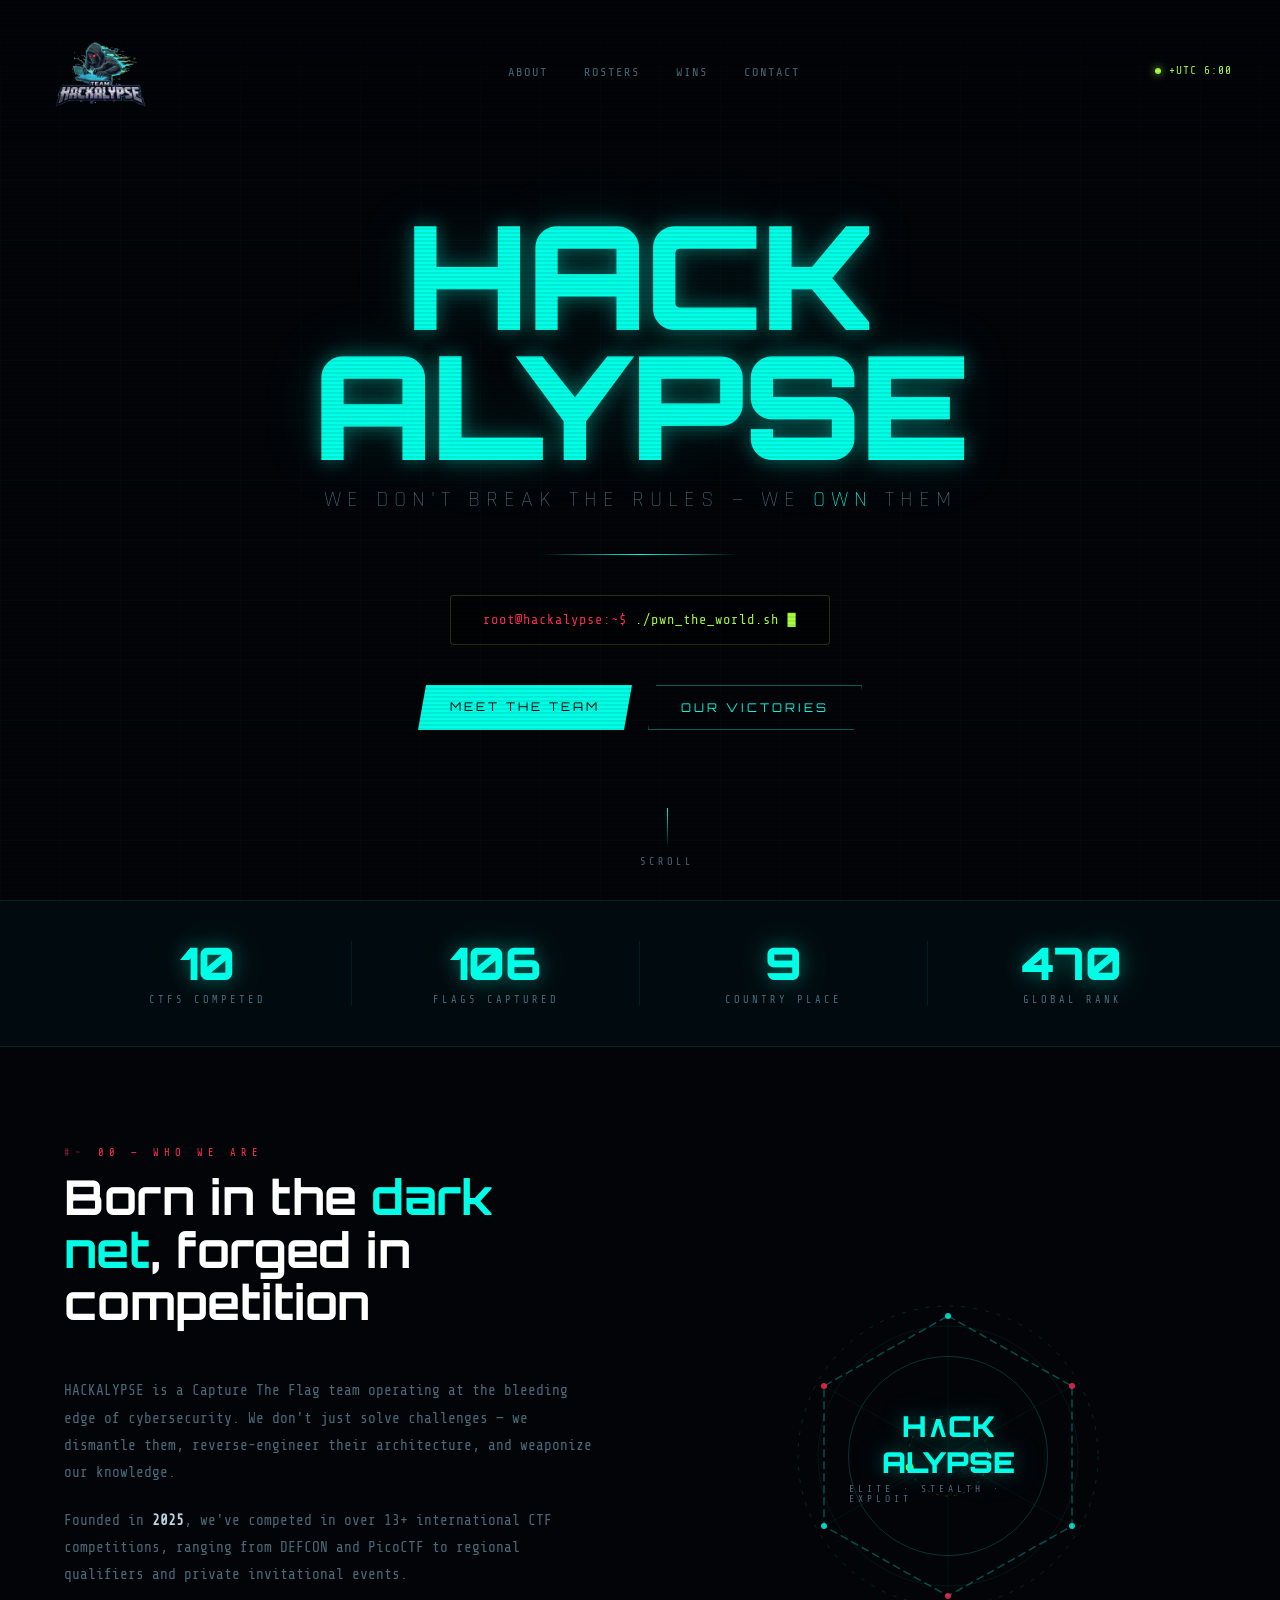
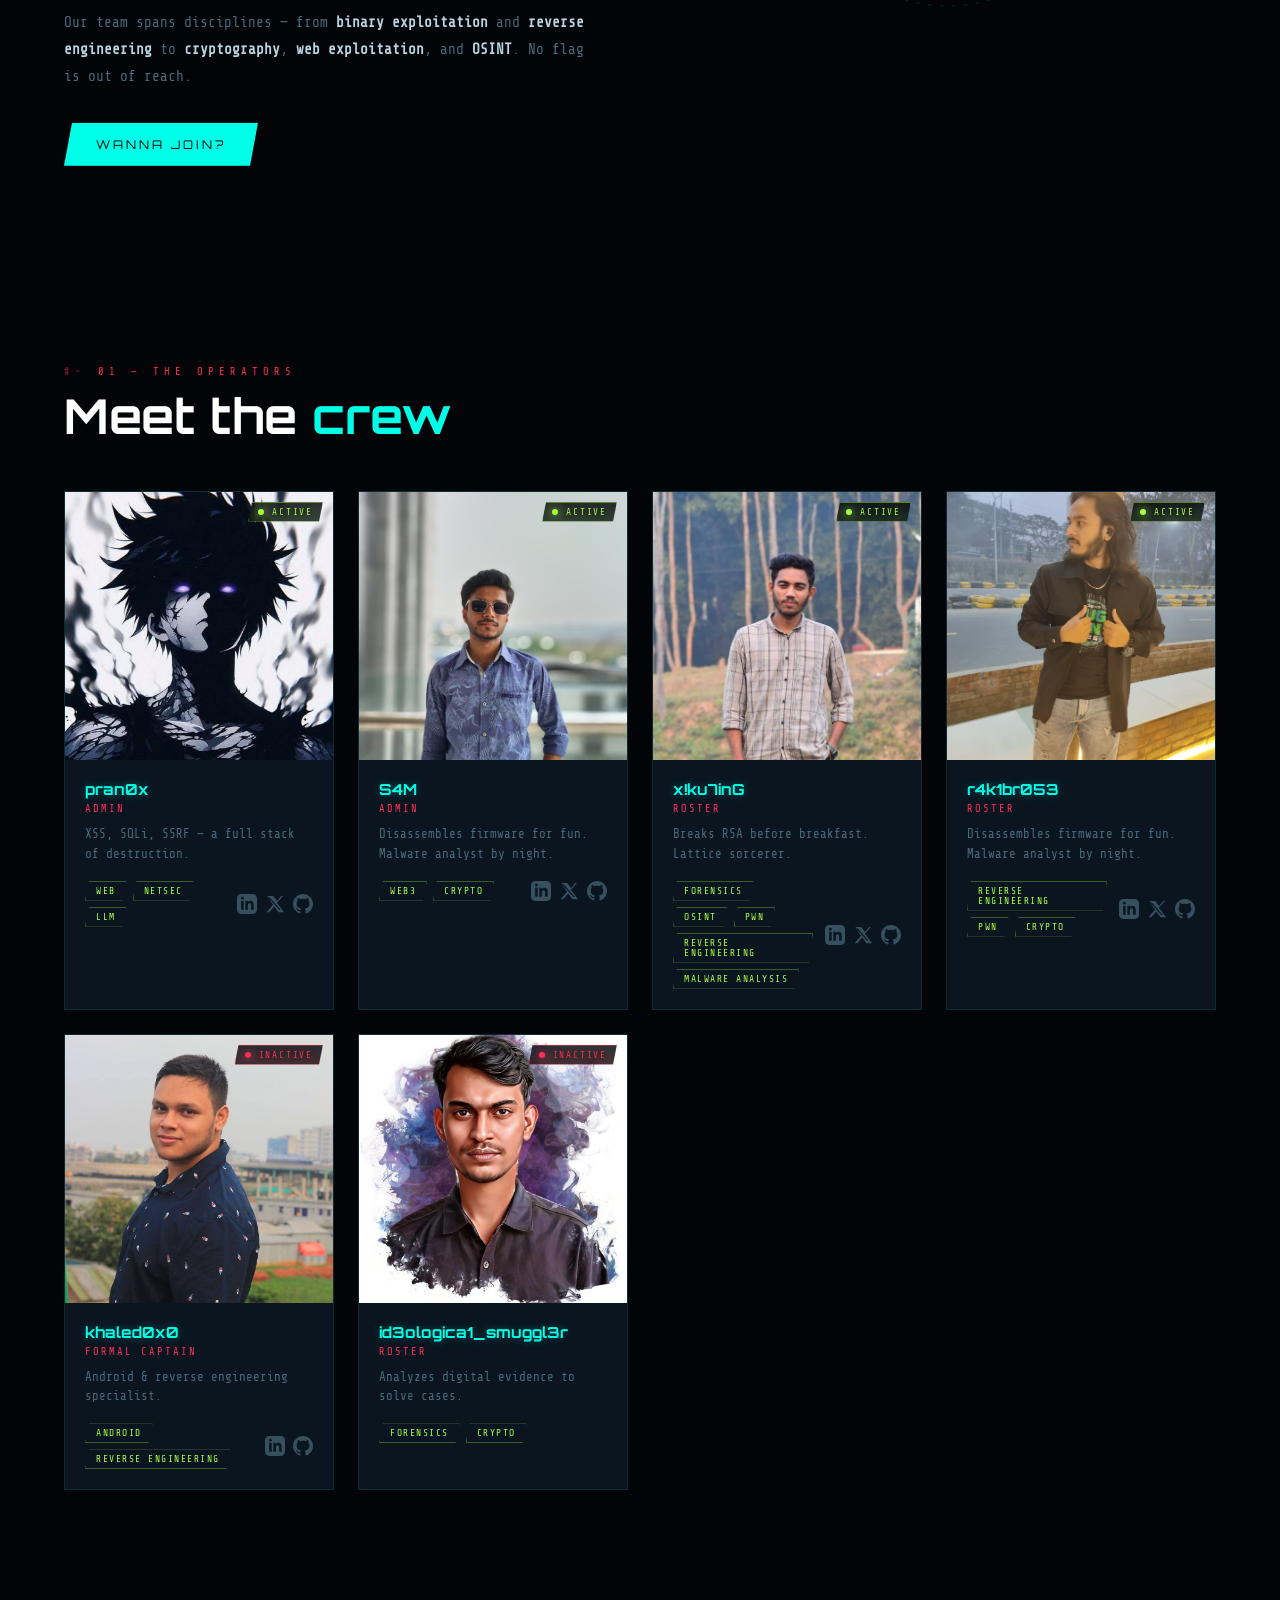
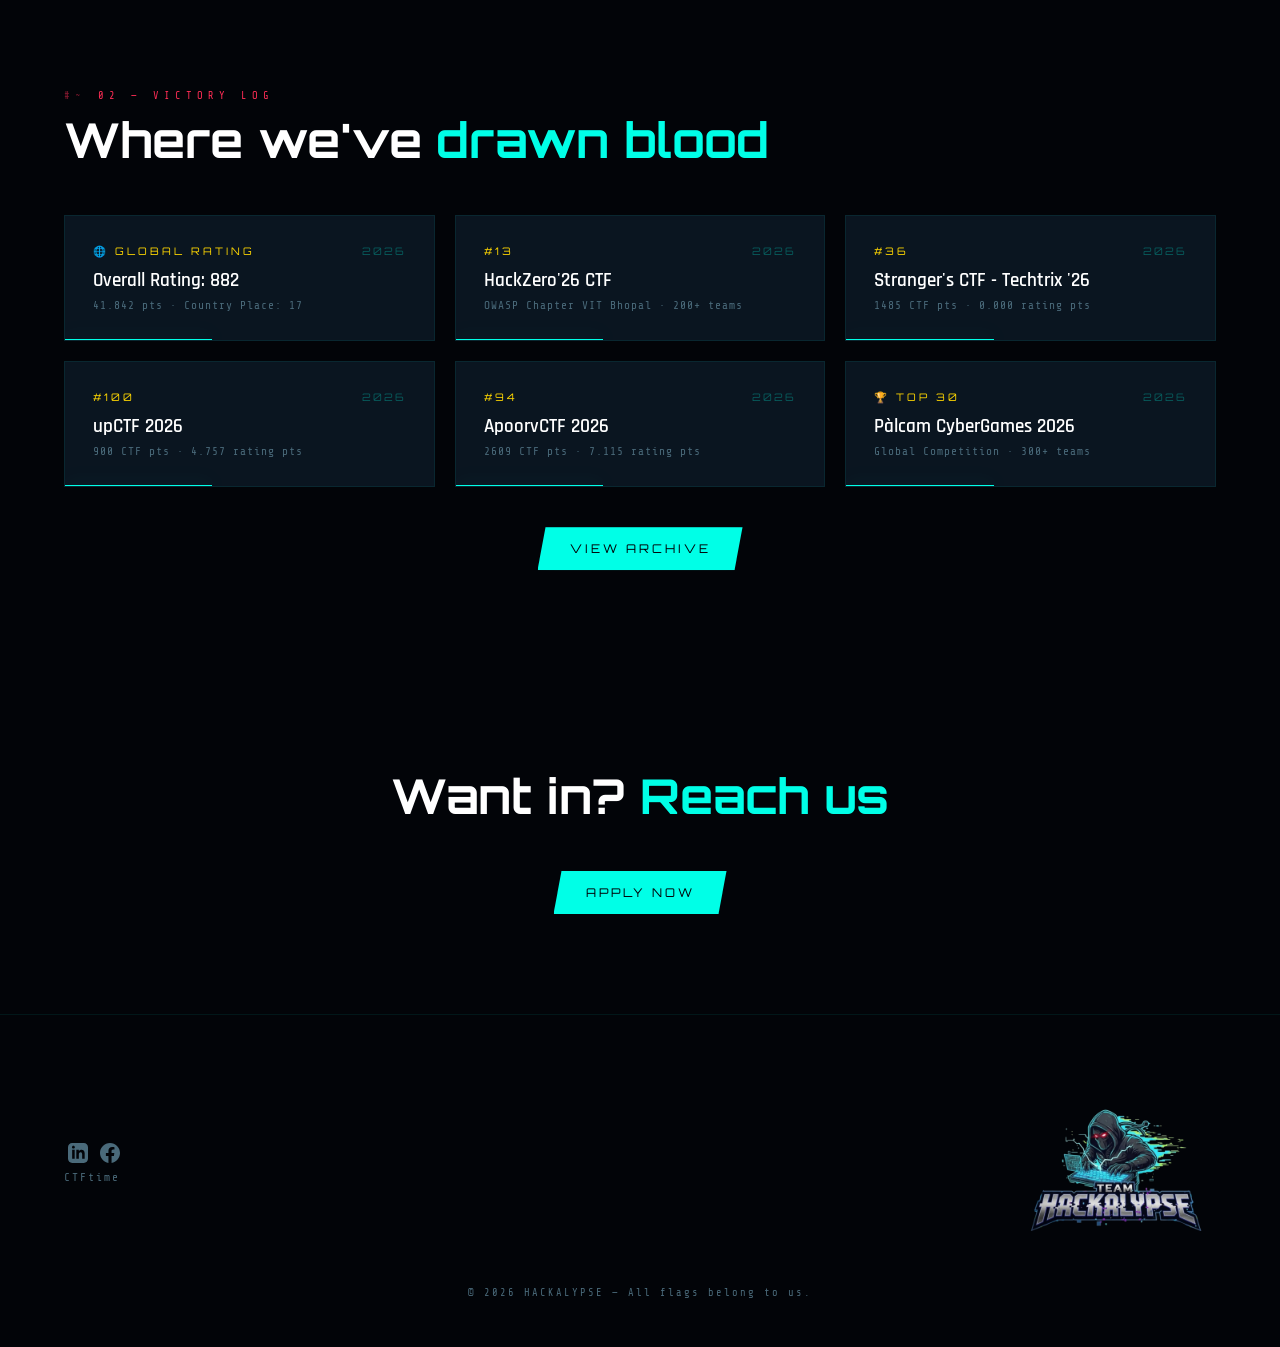
<file: index.html>
<!DOCTYPE html>
<html lang="en">
<head>
<meta charset="UTF-8">
<meta name="viewport" content="width=device-width, initial-scale=1.0">
<title>HACKALYPSE — CTF Team</title>
<link href="https://fonts.googleapis.com/css2?family=Orbitron:wght@400;700;900&family=Share+Tech+Mono&family=Rajdhani:wght@300;400;600&display=swap" rel="stylesheet">
<link rel="stylesheet" href="./assets/style.css">
<!-- Favicon -->
<link rel="icon" type="image/x-icon" href="./assets/favicon/favicon.ico">
<link rel="icon" type="image/svg+xml" href="./assets/favicon/favicon.svg">
<link rel="apple-touch-icon" href="./assets/favicon/apple-touch-icon.png">
<link rel="icon" type="image/png" sizes="96x96" href="./assets/favicon/favicon-96x96.png">
<link rel="manifest" href="./assets/favicon/site.webmanifest">
<meta name="theme-color" content="#0a0e27">
</head>
<body>

<canvas id="rain-canvas"></canvas>
<div class="grid-bg"></div>

<!-- NAV -->
<nav>
  <a href="#" class="nav-logo"><img src="./assets/img/logo/logo.png" alt="HACKALYPSE logo" /></a>
  <ul class="nav-links">
    <li><a href="#about">About</a></li>
    <li><a href="#team">Rosters</a></li>
    <li><a href="#achievements">Wins</a></li>
    <li><a href="#contact">Contact</a></li>
  </ul>
  <div class="nav-status">
    <div class="status-dot"></div>
    +UTC 6:00
  </div>
</nav>

<!-- HERO -->
<div id="hero">
  <!-- <div class="hero-badge">↯ Elite Capture The Flag Squad</div> -->
  <h1 class="hero-title">HACK<br>ALYPSE</h1>
  <p class="hero-subtitle">We don't break the rules — we <em>own</em> them</p>
  <div class="hero-divider"></div>
  <div class="hero-terminal">
    <span class="prompt">root@hackalypse:~$</span> ./pwn_the_world.sh <span class="cursor">█</span>
  </div>
  <div class="hero-cta">
    <a href="#team" class="btn-primary">Meet the Team</a>
    <a href="#achievements" class="btn-ghost">Our Victories</a>
  </div>
  <div class="scroll-hint">
    <div class="scroll-line"></div>
    Scroll
  </div>
</div>

<!-- STATS -->
<div class="stats-strip">
  <div class="stat-item">
    <div class="stat-number" data-target="20">20</div>
    <div class="stat-label">CTFs Competed</div>
  </div>
  <div class="stat-item">
    <div class="stat-number" data-target="200">200+</div>
    <div class="stat-label">Flags Captured</div>
  </div>
  <div class="stat-item">
    <div class="stat-number" data-target="17">17</div>
    <div class="stat-label">Country Place</div>
  </div>
  <div class="stat-item">
    <div class="stat-number" data-target="882">882</div>
    <div class="stat-label">Global Rank</div>
  </div>
</div>

<!-- ABOUT -->
<section id="about">
  <div class="about-grid">
    <div class="about-text">
      <div class="section-tag">00 — Who We Are</div>
      <h2 class="section-title">Born in the <span>dark net</span>, forged in competition</h2>
      <p>HACKALYPSE is a Capture The Flag team operating at the bleeding edge of cybersecurity. We don't just solve challenges — we dismantle them, reverse-engineer their architecture, and weaponize our knowledge.</p>
      <p>Founded in <strong>2025</strong>, we've competed in over 13+ international CTF competitions, ranging from DEFCON and PicoCTF to regional qualifiers and private invitational events.</p>
      <p>Our team spans disciplines — from <strong>binary exploitation</strong> and <strong>reverse engineering</strong> to <strong>cryptography</strong>, <strong>web exploitation</strong>, and <strong>OSINT</strong>. No flag is out of reach.</p>
      <div class="hero-cta" style="margin-top:32px;">
        <a href="#contact" class="btn-primary">Wanna Join?</a>
      </div>
    </div>
    <div class="about-visual">
      <div class="hex-ring">
        <svg viewBox="0 0 320 320" fill="none" xmlns="http://www.w3.org/2000/svg">
          <!-- Outer ring dashes -->
          <circle cx="160" cy="160" r="150" stroke="rgba(0,255,231,0.15)" stroke-width="1" stroke-dasharray="4 8"/>
          <circle cx="160" cy="160" r="130" stroke="rgba(0,255,231,0.08)" stroke-width="1"/>
          <!-- Hex shape -->
          <polygon points="160,20 284,90 284,230 160,300 36,230 36,90"
                   stroke="rgba(0,255,231,0.3)" stroke-width="1.5" fill="none" stroke-dasharray="8 4"/>
          <!-- Inner lines -->
          <line x1="160" y1="20" x2="160" y2="300" stroke="rgba(0,255,231,0.06)" stroke-width="1"/>
          <line x1="36" y1="90" x2="284" y2="230" stroke="rgba(0,255,231,0.06)" stroke-width="1"/>
          <line x1="284" y1="90" x2="36" y2="230" stroke="rgba(0,255,231,0.06)" stroke-width="1"/>
          <!-- Dots -->
          <circle cx="160" cy="20" r="3" fill="rgba(0,255,231,0.8)"/>
          <circle cx="284" cy="90" r="3" fill="rgba(255,45,85,0.8)"/>
          <circle cx="284" cy="230" r="3" fill="rgba(0,255,231,0.8)"/>
          <circle cx="160" cy="300" r="3" fill="rgba(255,45,85,0.8)"/>
          <circle cx="36" cy="230" r="3" fill="rgba(0,255,231,0.8)"/>
          <circle cx="36" cy="90" r="3" fill="rgba(255,45,85,0.8)"/>
          <!-- Small orbit -->
          <circle cx="160" cy="160" r="40" stroke="rgba(168,255,62,0.2)" stroke-width="1" stroke-dasharray="3 6"/>
          <circle cx="200" cy="160" r="4" fill="rgba(168,255,62,0.9)">
            <animateTransform attributeName="transform" type="rotate" from="0 160 160" to="360 160 160" dur="4s" repeatCount="indefinite"/>
          </circle>
        </svg>
        <div class="hex-inner">
          <div class="hex-inner-text">H∧CK</div>
          <div class="hex-inner-text">ALYPSE</div>
          <div class="hex-inner-sub">Elite · Stealth · Exploit</div>
        </div>
      </div>
    </div>
  </div>
</section>

<!-- TEAM -->
<section id="team">
  <div class="section-tag">01 — The Operators</div>
  <h2 class="section-title">Meet the <span>crew</span></h2>
  <div class="team-grid" id="team-grid"></div>
</section>

<!-- ACHIEVEMENTS -->
<section id="achievements">
  <div class="section-tag">02 — Victory Log</div>
  <h2 class="section-title">Where we've <span>drawn blood</span></h2>
  <div class="achieve-list">
    <div class="achieve-card">
      <div class="achieve-year">2026</div>
      <div class="achieve-rank">🌐 Global Rating</div>
      <div class="achieve-name">Overall Rating: 882</div>
      <div class="achieve-meta">41.842 pts · Country Place: 17</div>
    </div>
    <div class="achieve-card">
      <div class="achieve-year">2026</div>
      <div class="achieve-rank">#13</div>
      <div class="achieve-name">HackZero'26 CTF</div>
      <div class="achieve-meta">OWASP Chapter VIT Bhopal · 200+ teams</div>
    </div>
    <div class="achieve-card">
      <div class="achieve-year">2026</div>
      <div class="achieve-rank">#36</div>
      <div class="achieve-name">Stranger's CTF - Techtrix '26</div>
      <div class="achieve-meta">1485 CTF pts · 0.000 rating pts</div>
    </div>
    <div class="achieve-card">
      <div class="achieve-year">2026</div>
      <div class="achieve-rank">#100</div>
      <div class="achieve-name">upCTF 2026</div>
      <div class="achieve-meta">900 CTF pts · 4.757 rating pts</div>
    </div>
    <div class="achieve-card">
      <div class="achieve-year">2026</div>
      <div class="achieve-rank">#94</div>
      <div class="achieve-name">ApoorvCTF 2026</div>
      <div class="achieve-meta">2609 CTF pts · 7.115 rating pts</div>
    </div>
    <div class="achieve-card">
      <div class="achieve-year">2026</div>
      <div class="achieve-rank">🏆 Top 30</div>
      <div class="achieve-name">Pàlcam CyberGames 2026</div>
      <div class="achieve-meta">Global Competition · 300+ teams</div>
    </div>
  </div>
  <div style="display:flex;justify-content:center;margin-top:40px;">
    <a href="./archive.html" class="btn-primary">View Archive</a>
  </div>
</section>

<!-- CONTACT -->
<section id="contact">
  <!-- <div class="section-tag">03 — Comms</div> -->
  <h2 class="section-title" style="text-align: center;">Want in? <span>Reach us</span></h2>
  <!-- <div style="display:grid;grid-template-columns:repeat(auto-fit,minmax(260px,1fr));gap:20px;max-width:800px;">
    <div class="achieve-card" style="display:flex;align-items:center;gap:20px;padding:24px;">
      <div style="font-size:1.8rem;">💬</div>
      <div>
        <div class="achieve-rank">Facebook</div>
        <div class="achieve-name" style="font-size:0.95rem;">@hackalypse</div>
      </div>
    </div> -->
    <!-- <div class="achieve-card" style="display:flex;align-items:center;gap:20px;padding:24px;">
      <div style="font-size:1.8rem;">🐙</div>
      <div>
        <div class="achieve-rank">GitHub</div>
        <div class="achieve-name" style="font-size:0.95rem;">@hackalypse</div>
      </div>
    </div> -->
    <!-- <div class="achieve-card" style="display:flex;align-items:center;gap:20px;padding:24px;">
      <div style="font-size:1.8rem;">👤</div>
      <div>
        <div class="achieve-rank">LinkedIn</div>
        <div class="achieve-name" style="font-size:0.95rem;">@hackalypse</div>
      </div>
    </div> -->
    <!-- <div class="achieve-card" style="display:flex;align-items:center;gap:20px;padding:24px;">
      <div style="font-size:1.8rem;">📧</div>
      <div>
        <div class="achieve-rank">Email</div>
        <div class="achieve-name" style="font-size:0.95rem;">team@hackalypse.live</div>
      </div>
    </div> -->
  <!-- </div> -->
  <div style="display:flex;justify-content:center;margin-top:40px;">
    <a href="https://forms.gle/S2zXfdy1dAxCfTTp6" target="_blank" class="btn-primary">Apply NOW</a>
  </div>
</section>

<!-- FOOTER -->
<footer>
    <div class="footer-links-container">
        <div class="footer-social">
            <a href="https://www.linkedin.com/company/hackalypse/" target="_blank" class="social-link linkedin" title="LinkedIn">
                <svg viewBox="0 0 24 24" fill="currentColor"><path d="M19 0h-14c-2.761 0-5 2.239-5 5v14c0 2.761 2.239 5 5 5h14c2.762 0 5-2.239 5-5v-14c0-2.761-2.238-5-5-5zm-11 19h-3v-11h3v11zm-1.5-12.268c-.966 0-1.75-.79-1.75-1.764s.784-1.764 1.75-1.764 1.75.79 1.75 1.764-.783 1.764-1.75 1.764zm13.5 12.268h-3v-5.604c0-3.368-4-3.113-4 0v5.604h-3v-11h3v1.765c1.396-2.586 7-2.777 7 2.476v6.759z"/></svg>
            </a>
            <a href="https://www.facebook.com/hackalypse/" target="_blank" class="social-link facebook" title="Facebook">
                <svg viewBox="0 0 24 24" fill="currentColor"><path d="M24 12.073c0-6.627-5.373-12-12-12s-12 5.373-12 12c0 5.99 4.388 10.954 10.125 11.854v-8.385H7.078v-3.47h3.047V9.43c0-3.007 1.792-4.669 4.533-4.669 1.312 0 2.686.235 2.686.235v2.953H15.83c-1.491 0-1.956.925-1.956 1.874v2.25h3.328l-.532 3.47h-2.796v8.385C19.612 23.027 24 18.062 24 12.073z"/></svg>
            </a>
        </div>
    <ul class="footer-links">
      <li><a href="https://ctftime.org/team/407712" target="_blank">CTFtime</a></li>
    </ul>
    </div>
    <div class="footer-logo"><img src="./assets/img/logo/logo.png" alt="HACKALYPSE logo" /></div>
    <div class="footer-copy">© 2026 HACKALYPSE — All flags belong to us.</div>
  </footer>
<script src="./assets/script.js"></script>
</body>
</html>
</file>
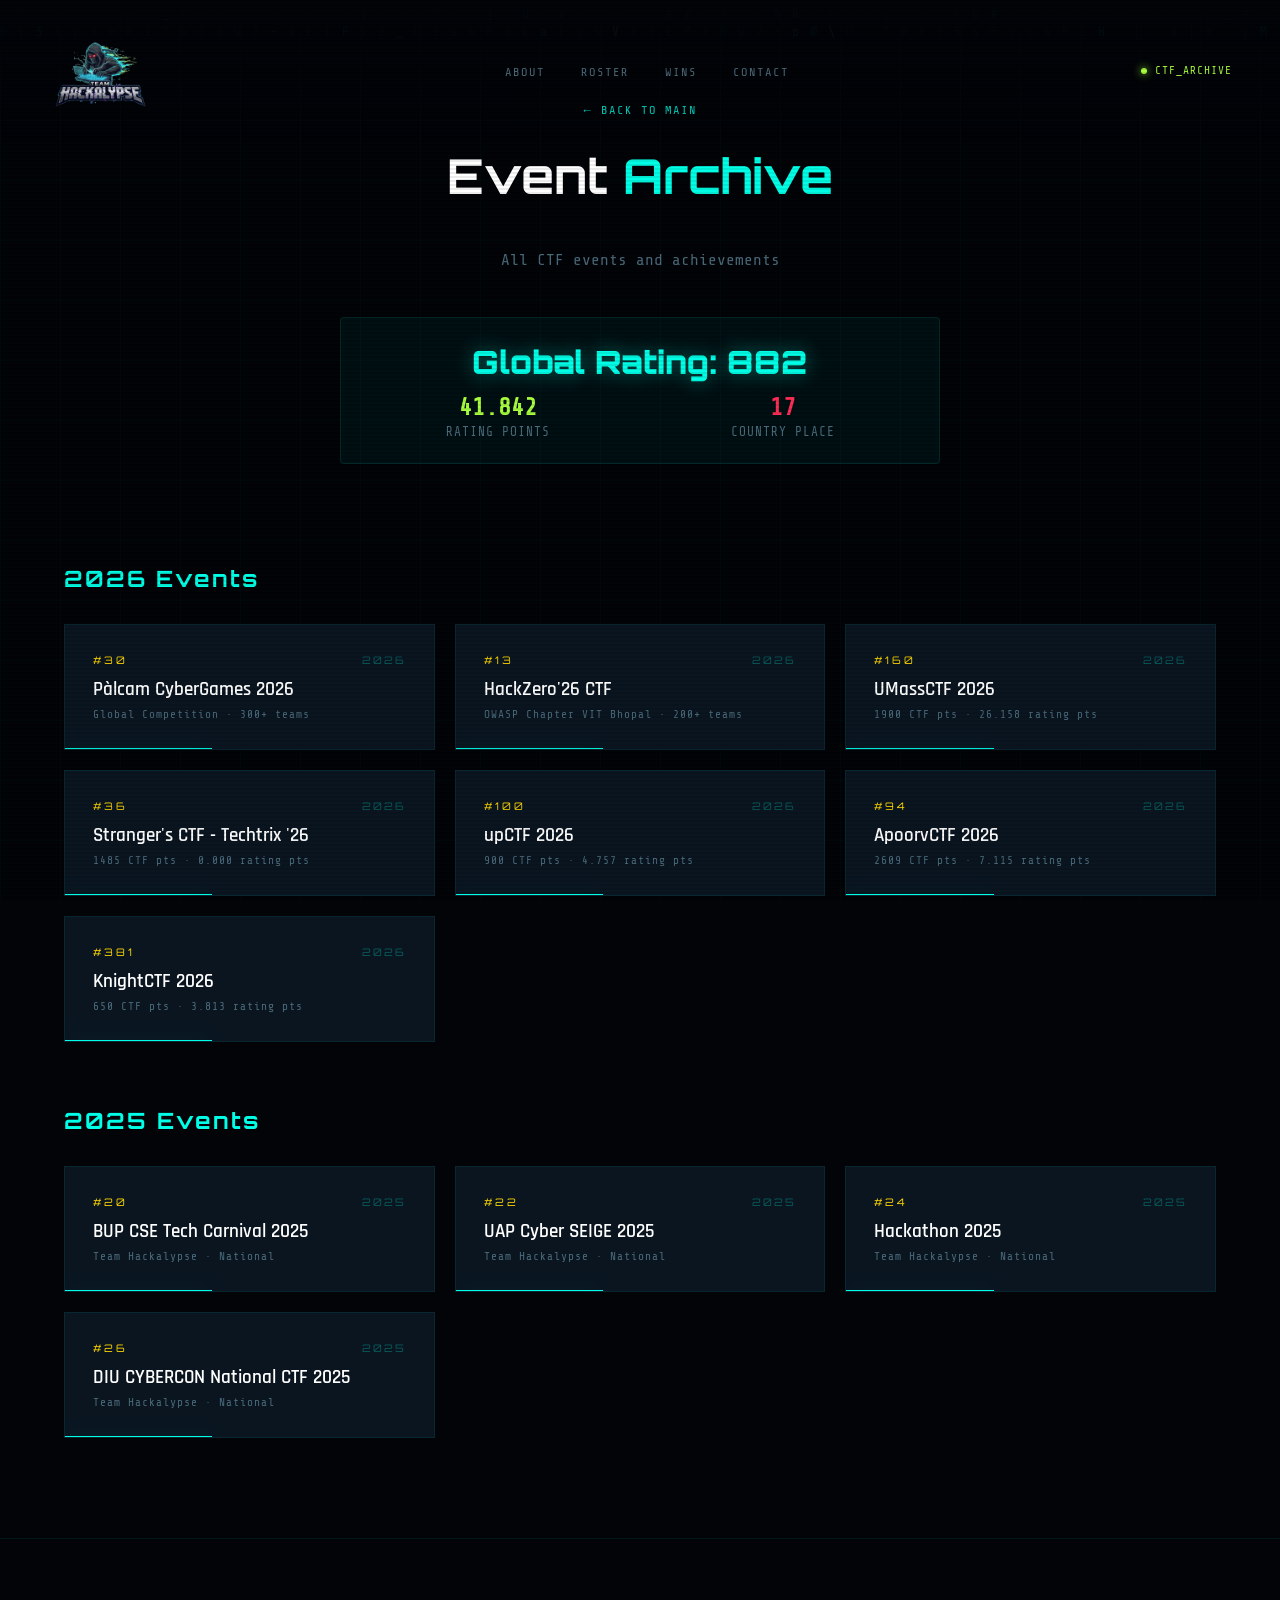
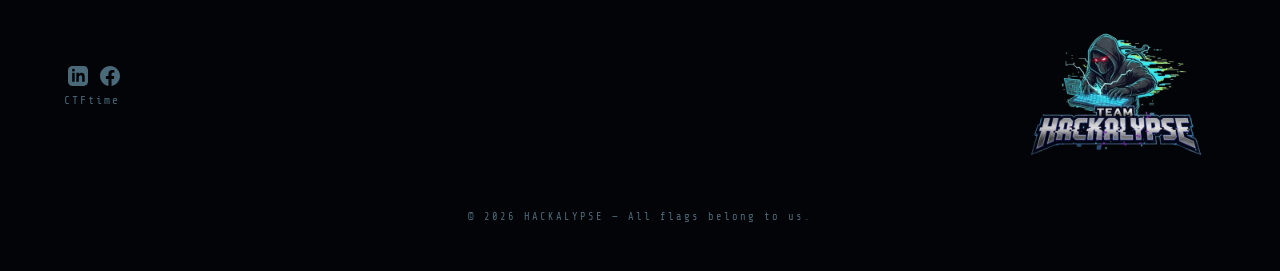
<file: archive.html>
<!DOCTYPE html>
<html lang="en">
<head>
<meta charset="UTF-8">
<meta name="viewport" content="width=device-width, initial-scale=1.0">
<title>HACKALYPSE — CTF Archive</title>
<link href="https://fonts.googleapis.com/css2?family=Orbitron:wght@400;700;900&family=Share+Tech+Mono&family=Rajdhani:wght@300;400;600&display=swap" rel="stylesheet">
<link rel="stylesheet" href="./assets/style.css">
<style>
  .archive-container {
    max-width: 1200px;
    margin: 0 auto;
  }
  
  .archive-back {
    display: inline-block;
    margin-bottom: 32px;
  }
  
  .archive-back a {
    color: var(--neon);
    text-decoration: none;
    font-size: 0.75rem;
    letter-spacing: 2px;
    text-transform: uppercase;
    transition: color 0.3s;
  }
  
  .archive-back a:hover {
    color: var(--acid);
  }
  
  .archive-back a::before {
    content: '← ';
  }
</style>
</head>
<body>

<canvas id="rain-canvas"></canvas>
<div class="grid-bg"></div>

<!-- NAV -->
<nav>
  <a href="./index.html" class="nav-logo"><img src="./assets/img/logo/logo.png" alt="HACKALYPSE logo" /></a>
  <ul class="nav-links">
    <li><a href="./index.html#about">About</a></li>
    <li><a href="./index.html#team">Roster</a></li>
    <li><a href="./index.html#achievements">Wins</a></li>
    <li><a href="./index.html#contact">Contact</a></li>
  </ul>
  <div class="nav-status">
    <div class="status-dot"></div>
    CTF_ARCHIVE
  </div>
</nav>

<!-- ARCHIVE HERO -->
<section style="padding:100px 64px;text-align:center;position:relative;z-index:1;">
  <div class="archive-back">
    <a href="./index.html">Back to Main</a>
  </div>
  <h1 class="section-title">Event <span>Archive</span></h1>
  <p style="color:var(--muted);font-size:1rem;margin-top:16px;">All CTF events and achievements</p>
  <!-- global ranking  -->
  <div style="margin-top:48px;padding:24px;background:rgba(0,255,231,0.05);border:1px solid rgba(0,255,231,0.1);border-radius:4px;max-width:600px;margin-left:auto;margin-right:auto;">
    <div style="text-align:center;color:var(--neon);font-family:'Orbitron',monospace;font-size:2rem;font-weight:900;text-shadow:0 0 20px rgba(0,255,231,0.4);margin-bottom:12px;">Global Rating: 882</div>
    <div style="display:grid;grid-template-columns:1fr 1fr;gap:20px;text-align:center;">
      <div>
        <div style="color:var(--acid);font-size:1.5rem;font-weight:700;">41.842</div>
        <div style="color:var(--muted);font-size:0.8rem;letter-spacing:1px;text-transform:uppercase;margin-top:4px;">Rating Points</div>
      </div>
      <div>
        <div style="color:var(--blood);font-size:1.5rem;font-weight:700;">17</div>
        <div style="color:var(--muted);font-size:0.8rem;letter-spacing:1px;text-transform:uppercase;margin-top:4px;">Country Place</div>
      </div>
    </div>
  </div>
</section>

<!-- ARCHIVE ACHIEVEMENTS -->
<section style="padding:0 64px 100px;position:relative;z-index:1;">
  <div class="archive-container">
    <h2 style="color:var(--neon);font-family:'Orbitron',monospace;font-size:1.4rem;margin-bottom:32px;letter-spacing:2px;">2026 Events</h2>
    <div class="achieve-list">
    <div class="achieve-card">
        <div class="achieve-year">2026</div>
        <div class="achieve-rank">#30</div>
        <div class="achieve-name">Pàlcam CyberGames 2026</div>
        <div class="achieve-meta">Global Competition · 300+ teams</div>
      </div>
    <div class="achieve-card">
        <div class="achieve-year">2026</div>
        <div class="achieve-rank">#13</div>
        <div class="achieve-name">HackZero'26 CTF</div>
        <div class="achieve-meta">OWASP Chapter VIT Bhopal · 200+ teams</div>
      </div>
    <div class="achieve-card">
        <div class="achieve-year">2026</div>
        <div class="achieve-rank">#160</div>
        <div class="achieve-name">UMassCTF 2026</div>
        <div class="achieve-meta">1900 CTF pts · 26.158 rating pts</div>
      </div>
    <div class="achieve-card">
        <div class="achieve-year">2026</div>
        <div class="achieve-rank">#36</div>
        <div class="achieve-name">Stranger's CTF - Techtrix '26</div>
        <div class="achieve-meta">1485 CTF pts · 0.000 rating pts</div>
      </div>
    <div class="achieve-card">
        <div class="achieve-year">2026</div>
        <div class="achieve-rank">#100</div>
        <div class="achieve-name">upCTF 2026</div>
        <div class="achieve-meta">900 CTF pts · 4.757 rating pts</div>
      </div>
    <div class="achieve-card">
        <div class="achieve-year">2026</div>
        <div class="achieve-rank">#94</div>
        <div class="achieve-name">ApoorvCTF 2026</div>
        <div class="achieve-meta">2609 CTF pts · 7.115 rating pts</div>
      </div>
    <div class="achieve-card">
        <div class="achieve-year">2026</div>
        <div class="achieve-rank">#381</div>
        <div class="achieve-name">KnightCTF 2026</div>
        <div class="achieve-meta">650 CTF pts · 3.813 rating pts</div>
      </div>
    </div>

    <h2 style="color:var(--neon);font-family:'Orbitron',monospace;font-size:1.4rem;margin:64px 0 32px;letter-spacing:2px;">2025 Events</h2>
    <div class="achieve-list">
      <div class="achieve-card">
        <div class="achieve-year">2025</div>
        <div class="achieve-rank">#20</div>
        <div class="achieve-name">BUP CSE Tech Carnival 2025</div>
        <div class="achieve-meta">Team Hackalypse · National</div>
      </div>
      <div class="achieve-card">
        <div class="achieve-year">2025</div>
        <div class="achieve-rank">#22</div>
        <div class="achieve-name">UAP Cyber SEIGE 2025</div>
        <div class="achieve-meta">Team Hackalypse · National</div>
      </div>
      <div class="achieve-card">
        <div class="achieve-year">2025</div>
        <div class="achieve-rank">#24</div>
        <div class="achieve-name">Hackathon 2025</div>
        <div class="achieve-meta">Team Hackalypse · National</div>
      </div>
      <div class="achieve-card">
        <div class="achieve-year">2025</div>
        <div class="achieve-rank">#26</div>
        <div class="achieve-name">DIU CYBERCON National CTF 2025</div>
        <div class="achieve-meta">Team Hackalypse · National</div>
      </div>
    </div>
  </div>
</section>

<!-- FOOTER -->
<footer>
    <div class="footer-links-container">
        <div class="footer-social">
            <a href="https://www.linkedin.com/company/hackalypse/" target="_blank" class="social-link linkedin" title="LinkedIn">
                <svg viewBox="0 0 24 24" fill="currentColor"><path d="M19 0h-14c-2.761 0-5 2.239-5 5v14c0 2.761 2.239 5 5 5h14c2.762 0 5-2.239 5-5v-14c0-2.761-2.238-5-5-5zm-11 19h-3v-11h3v11zm-1.5-12.268c-.966 0-1.75-.79-1.75-1.764s.784-1.764 1.75-1.764 1.75.79 1.75 1.764-.783 1.764-1.75 1.764zm13.5 12.268h-3v-5.604c0-3.368-4-3.113-4 0v5.604h-3v-11h3v1.765c1.396-2.586 7-2.777 7 2.476v6.759z"/></svg>
            </a>
            <a href="https://www.facebook.com/hackalypse/" target="_blank" class="social-link facebook" title="Facebook">
                <svg viewBox="0 0 24 24" fill="currentColor"><path d="M24 12.073c0-6.627-5.373-12-12-12s-12 5.373-12 12c0 5.99 4.388 10.954 10.125 11.854v-8.385H7.078v-3.47h3.047V9.43c0-3.007 1.792-4.669 4.533-4.669 1.312 0 2.686.235 2.686.235v2.953H15.83c-1.491 0-1.956.925-1.956 1.874v2.25h3.328l-.532 3.47h-2.796v8.385C19.612 23.027 24 18.062 24 12.073z"/></svg>
            </a>
        </div>
    <ul class="footer-links">
      <li><a href="https://ctftime.org/team/407712" target="_blank">CTFtime</a></li>
    </ul>
    </div>
    <div class="footer-logo"><img src="./assets/img/logo/logo.png" alt="HACKALYPSE logo" /></div>
    <div class="footer-copy">© 2026 HACKALYPSE — All flags belong to us.</div>
</footer>
<script src="./assets/script.js"></script>
</body>
</html>
</file>
<file: assets/style.css>
:root {
    --black: #020408;
    --deep: #060d14;
    --panel: #0a1520;
    --neon: #00ffe7;
    --acid: #a8ff3e;
    --blood: #ff2d55;
    --gold: #ffd700;
    --dim: #1a2a3a;
    --muted: #4a6a7a;
    --text: #b8d4e0;
    --glow: 0 0 20px rgba(0,255,231,0.4), 0 0 60px rgba(0,255,231,0.15);
    --glow-acid: 0 0 20px rgba(168,255,62,0.4), 0 0 60px rgba(168,255,62,0.1);
  }

  *, *::before, *::after { box-sizing: border-box; margin: 0; padding: 0; }

  html { scroll-behavior: smooth; }

  body {
    background: var(--black);
    color: var(--text);
    font-family: 'Share Tech Mono', monospace;
    overflow-x: hidden;
    cursor: crosshair;
  }

  /* ─── CANVAS RAIN ─── */
  #rain-canvas {
    position: fixed;
    top: 0; left: 0;
    width: 100%; height: 100%;
    z-index: 0;
    opacity: 0.12;
    pointer-events: none;
  }

  /* ─── SCANLINES OVERLAY ─── */
  body::after {
    content: '';
    position: fixed;
    inset: 0;
    background: repeating-linear-gradient(
      0deg,
      transparent,
      transparent 2px,
      rgba(0,0,0,0.08) 2px,
      rgba(0,0,0,0.08) 4px
    );
    pointer-events: none;
    z-index: 9999;
  }

  /* ─── NAV ─── */
  nav {
    position: fixed;
    top: 0; left: 0; right: 0;
    z-index: 1000;
    display: flex;
    align-items: center;
    justify-content: space-between;
    padding: 18px 48px;
    background: linear-gradient(180deg, rgba(2,4,8,0.96) 0%, transparent 100%);
    border-bottom: 0px solid rgba(0,255,231,0.08);
  }

  .nav-logo {
    font-family: 'Orbitron', monospace;
    font-weight: 900;
    font-size: 1.2rem;
    color: var(--neon);
    letter-spacing: 4px;
    text-shadow: var(--glow);
    text-decoration: none;
    display: flex;
    align-items: center;
    line-height: 0;
  }

  .nav-logo span { color: var(--blood); }

  .nav-logo img {
    width: auto;
    height: 105px;
    display: block;
    object-fit: contain;
  }

  .nav-links {
    display: flex;
    gap: 36px;
    list-style: none;
  }

  .nav-links a {
    color: var(--muted);
    text-decoration: none;
    font-size: 0.75rem;
    letter-spacing: 2px;
    text-transform: uppercase;
    transition: color 0.3s;
    position: relative;
  }

  .nav-links a::after {
    content: '';
    position: absolute;
    bottom: -4px; left: 0;
    width: 0; height: 1px;
    background: var(--neon);
    transition: width 0.3s;
    box-shadow: var(--glow);
  }

  .nav-links a:hover { color: var(--neon); }
  .nav-links a:hover::after { width: 100%; }

  .nav-status {
    display: flex;
    align-items: center;
    gap: 8px;
    font-size: 0.7rem;
    color: var(--acid);
    letter-spacing: 1px;
  }

  .status-dot {
    width: 6px; height: 6px;
    border-radius: 50%;
    background: var(--acid);
    box-shadow: 0 0 8px var(--acid);
    animation: pulse 1.5s infinite;
  }

  @keyframes pulse { 0%,100%{opacity:1;} 50%{opacity:0.3;} }

  /* ─── HERO ─── */
  #hero {
    position: relative;
    min-height: 100vh;
    display: flex;
    flex-direction: column;
    align-items: center;
    justify-content: center;
    text-align: center;
    z-index: 1;
    padding: 100px 24px 60px;
    overflow: hidden;
  }

  .hero-badge {
    font-size: 0.7rem;
    letter-spacing: 4px;
    color: var(--acid);
    text-transform: uppercase;
    margin-bottom: 24px;
    opacity: 0;
    animation: fadeUp 0.8s 0.3s forwards;
  }

  .hero-title {
    font-family: 'Orbitron', monospace;
    font-weight: 900;
    font-size: clamp(4rem, 12vw, 9rem);
    line-height: 0.9;
    color: var(--neon);
    text-shadow: var(--glow);
    position: relative;
    opacity: 0;
    animation: fadeUp 0.8s 0.5s forwards, glitch 8s 2s infinite;
    letter-spacing: -2px;
  }

  @keyframes glitch {
    0%,90%,100% { text-shadow: var(--glow); transform: none; }
    92% { text-shadow: -3px 0 var(--blood), 3px 0 var(--acid); transform: skewX(-1deg); }
    94% { text-shadow: 3px 0 var(--blood), -3px 0 var(--acid); transform: skewX(1deg); }
    96% { text-shadow: var(--glow); transform: none; }
    98% { text-shadow: -2px 0 var(--blood); transform: translateX(2px); }
  }

  .hero-subtitle {
    font-family: 'Rajdhani', sans-serif;
    font-size: clamp(1rem, 2.5vw, 1.4rem);
    font-weight: 300;
    color: var(--muted);
    letter-spacing: 6px;
    margin-top: 16px;
    text-transform: uppercase;
    opacity: 0;
    animation: fadeUp 0.8s 0.7s forwards;
  }

  .hero-subtitle em { color: var(--neon); font-style: normal; }

  .hero-divider {
    width: 200px; height: 1px;
    background: linear-gradient(90deg, transparent, var(--neon), transparent);
    margin: 40px auto;
    opacity: 0;
    animation: fadeUp 0.8s 0.9s forwards;
  }

  .hero-terminal {
    font-size: 0.85rem;
    color: var(--acid);
    background: rgba(0,0,0,0.4);
    border: 1px solid rgba(168,255,62,0.2);
    padding: 16px 32px;
    border-radius: 4px;
    letter-spacing: 1px;
    opacity: 0;
    animation: fadeUp 0.8s 1.1s forwards;
  }

  .hero-terminal .prompt { color: var(--blood); }
  .cursor { animation: blink 1s step-end infinite; }
  @keyframes blink { 50%{opacity:0;} }

  .hero-cta {
    display: flex;
    gap: 16px;
    margin-top: 40px;
    opacity: 0;
    animation: fadeUp 0.8s 1.3s forwards;
  }

  .btn-primary {
    font-family: 'Orbitron', monospace;
    font-size: 0.75rem;
    letter-spacing: 3px;
    text-transform: uppercase;
    color: var(--black);
    background: var(--neon);
    border: none;
    padding: 14px 32px;
    cursor: pointer;
    clip-path: polygon(8px 0%, 100% 0%, calc(100% - 8px) 100%, 0% 100%);
    transition: all 0.2s;
    text-decoration: none;
    box-shadow: var(--glow);
  }

  .btn-primary:hover {
    background: var(--acid);
    transform: translateY(-2px);
  }

  .btn-ghost {
    font-family: 'Orbitron', monospace;
    font-size: 0.75rem;
    letter-spacing: 3px;
    text-transform: uppercase;
    color: var(--neon);
    background: transparent;
    border: 1px solid rgba(0,255,231,0.4);
    padding: 14px 32px;
    cursor: pointer;
    clip-path: polygon(8px 0%, 100% 0%, calc(100% - 8px) 100%, 0% 100%);
    transition: all 0.2s;
    text-decoration: none;
  }

  .btn-ghost:hover {
    border-color: var(--neon);
    background: rgba(0,255,231,0.07);
    transform: translateY(-2px);
  }

  .scroll-hint {
    position: absolute;
    bottom: 32px;
    left: 50%;
    transform: translateX(-50%);
    display: flex;
    flex-direction: column;
    align-items: center;
    gap: 8px;
    font-size: 0.65rem;
    color: var(--muted);
    letter-spacing: 3px;
    text-transform: uppercase;
    animation: fadeUp 1s 2s forwards;
    opacity: 0;
  }

  .scroll-line {
    width: 1px; height: 40px;
    background: linear-gradient(180deg, var(--neon), transparent);
    animation: scrollDown 1.8s infinite;
  }

  @keyframes scrollDown {
    0%{transform:scaleY(0);transform-origin:top;}
    50%{transform:scaleY(1);transform-origin:top;}
    51%{transform:scaleY(1);transform-origin:bottom;}
    100%{transform:scaleY(0);transform-origin:bottom;}
  }

  @keyframes fadeUp {
    from { opacity:0; transform:translateY(30px); }
    to   { opacity:1; transform:translateY(0); }
  }

  /* ─── STATS STRIP ─── */
  .stats-strip {
    position: relative;
    z-index: 1;
    border-top: 1px solid rgba(0,255,231,0.1);
    border-bottom: 1px solid rgba(0,255,231,0.1);
    background: rgba(0,255,231,0.03);
    display: grid;
    grid-template-columns: repeat(4, 1fr);
    padding: 40px 64px;
  }

  .stat-item {
    text-align: center;
    border-right: 1px solid rgba(0,255,231,0.08);
    padding: 0 24px;
  }
  .stat-item:last-child { border-right: none; }

  .stat-number {
    font-family: 'Orbitron', monospace;
    font-size: 2.8rem;
    font-weight: 900;
    color: var(--neon);
    text-shadow: var(--glow);
    line-height: 1;
  }

  .stat-label {
    font-size: 0.65rem;
    letter-spacing: 3px;
    color: var(--muted);
    text-transform: uppercase;
    margin-top: 8px;
  }

  /* ─── SECTIONS ─── */
  section {
    position: relative;
    z-index: 1;
    padding: 100px 64px;
    max-width: 1400px;
    margin: 0 auto;
  }

  .section-tag {
    font-size: 0.65rem;
    letter-spacing: 5px;
    color: var(--blood);
    text-transform: uppercase;
    margin-bottom: 12px;
    display: flex;
    align-items: center;
    gap: 12px;
  }

  .section-tag::before {
    content: '#~';
    opacity: 0.5;
  }

  .section-title {
    font-family: 'Orbitron', monospace;
    font-size: clamp(1.8rem, 4vw, 3rem);
    font-weight: 700;
    color: #fff;
    line-height: 1.1;
    margin-bottom: 48px;
  }

  .section-title span { color: var(--neon); }

  /* ─── TEAM GRID ─── */
  .team-grid {
    display: grid;
    grid-template-columns: repeat(auto-fill, minmax(240px, 1fr));
    gap: 24px;
  }

  .member-card {
    background: var(--panel);
    border: 1px solid rgba(0,255,231,0.1);
    padding: 0;
    overflow: hidden;
    position: relative;
    transition: all 0.35s cubic-bezier(0.16,1,0.3,1);
    cursor: pointer;
  }

  .member-card::before {
    content: '';
    position: absolute;
    top: 0; left: 0; right: 0;
    height: 2px;
    background: linear-gradient(90deg, var(--blood), var(--neon));
    transform: scaleX(0);
    transform-origin: left;
    transition: transform 0.4s;
  }

  .member-card:hover {
    border-color: rgba(0,255,231,0.4);
    transform: translateY(-8px);
    box-shadow: 0 20px 60px rgba(0,0,0,0.6), 0 0 30px rgba(0,255,231,0.1);
  }

  .member-card:hover::before { transform: scaleX(1); }

  .member-avatar {
    width: 100%;
    aspect-ratio: 1;
    display: block;
    background: var(--dim);
    position: relative;
    overflow: hidden;
  }

  .member-avatar svg {
    width: 100%;
    height: 100%;
  }

  .member-avatar img {
    width: 100%;
    height: 100%;
    display: block;
    object-fit: cover;
  }

  .member-info {
    padding: 20px;
  }

  .member-handle {
    font-family: 'Orbitron', monospace;
    font-size: 0.95rem;
    font-weight: 700;
    color: var(--neon);
    text-shadow: 0 0 10px rgba(0,255,231,0.3);
    margin-bottom: 4px;
  }

  .member-role {
    font-size: 0.65rem;
    letter-spacing: 2px;
    color: var(--blood);
    text-transform: uppercase;
    margin-bottom: 10px;
  }

  .member-status {
    display: inline-flex;
    align-items: center;
    gap: 8px;
    font-size: 0.58rem;
    letter-spacing: 1.8px;
    text-transform: uppercase;
    border: 1px solid rgba(184,212,224,0.25);
    color: #eaf6ff;
    padding: 4px 9px;
    background: rgba(2,4,8,0.72);
    backdrop-filter: blur(6px);
    -webkit-backdrop-filter: blur(6px);
    text-shadow: 0 1px 4px rgba(0,0,0,0.75);
    box-shadow: 0 6px 14px rgba(0,0,0,0.4);
    clip-path: polygon(4px 0%, 100% 0%, calc(100% - 4px) 100%, 0% 100%);
    position: absolute;
    top: 10px;
    right: 10px;
    z-index: 2;
  }

  .member-status .dot {
    width: 6px;
    height: 6px;
    border-radius: 50%;
    display: inline-block;
  }

  .member-status.online {
    border-color: rgba(168,255,62,0.4);
    color: var(--acid);
    background: linear-gradient(180deg, rgba(2,4,8,0.82), rgba(17,34,16,0.84));
  }

  .member-status.online .dot {
    background: var(--acid);
    box-shadow: 0 0 10px rgba(168,255,62,0.9);
  }

  .member-status.offline {
    border-color: rgba(255,45,85,0.45);
    color: var(--blood);
    background: linear-gradient(180deg, rgba(2,4,8,0.82), rgba(40,12,18,0.84));
  }

  .member-status.offline .dot {
    background: var(--blood);
    box-shadow: 0 0 10px rgba(255,45,85,0.7);
  }

  .member-bio {
    font-size: 0.78rem;
    color: var(--muted);
    line-height: 1.6;
    margin-bottom: 16px;
  }

  .member-tags {
    display: flex;
    flex-wrap: wrap;
    gap: 6px;
    flex: 1;
  }

  .tag {
    font-size: 0.6rem;
    letter-spacing: 1.5px;
    padding: 4px 10px;
    border: 1px solid rgba(168,255,62,0.3);
    color: var(--acid);
    text-transform: uppercase;
    clip-path: polygon(4px 0%, 100% 0%, calc(100% - 4px) 100%, 0% 100%);
  }

  .member-tags-social {
    display: flex;
    align-items: center;
    justify-content: space-between;
    gap: 12px;
  }

  .member-social {
    display: flex;
    gap: 8px;
    flex-shrink: 0;
  }

  .social-icon {
    width: 20px;
    height: 20px;
    display: flex;
    align-items: center;
    justify-content: center;
    color: var(--muted);
    transition: all 0.3s ease;
    opacity: 0.7;
  }

  .social-icon svg {
    width: 100%;
    height: 100%;
  }

  .social-icon:hover {
    opacity: 1;
    transform: scale(1.2);
  }

  .social-icon.linkedin:hover {
    color: #0077B5;
  }

  .social-icon.x:hover {
    color: #ffffff;
  }

  .social-icon.github:hover {
    color: var(--neon);
  }

  /* ─── ABOUT SPLIT ─── */
  .about-grid {
    display: grid;
    grid-template-columns: 1fr 1fr;
    gap: 80px;
    align-items: center;
  }

  .about-text p {
    color: var(--muted);
    line-height: 1.9;
    font-size: 0.9rem;
    margin-bottom: 20px;
  }

  .about-text strong { color: var(--text); }

  .about-visual {
    position: relative;
    display: flex;
    align-items: center;
    justify-content: center;
  }

  .hex-ring {
    width: 320px; height: 320px;
    position: relative;
  }

  .hex-ring svg {
    width: 100%; height: 100%;
    animation: rotateSlow 30s linear infinite;
  }

  @keyframes rotateSlow { to{transform:rotate(360deg);} }

  .hex-inner {
    position: absolute;
    inset: 60px;
    border: 1px solid rgba(0,255,231,0.2);
    border-radius: 50%;
    display: flex;
    align-items: center;
    justify-content: center;
    flex-direction: column;
    animation: rotateSlow 30s linear infinite reverse;
  }

  .hex-inner-text {
    font-family: 'Orbitron', monospace;
    font-size: 1.8rem;
    font-weight: 900;
    color: var(--neon);
    text-shadow: var(--glow);
    text-align: center;
  }

  .hex-inner-sub {
    font-size: 0.6rem;
    letter-spacing: 4px;
    color: var(--muted);
    text-transform: uppercase;
    margin-top: 4px;
  }

  /* ─── ACHIEVEMENTS ─── */
  .achieve-list {
    display: grid;
    grid-template-columns: repeat(auto-fill, minmax(320px, 1fr));
    gap: 20px;
  }

  .achieve-card {
    background: var(--panel);
    border: 1px solid rgba(0,255,231,0.08);
    padding: 28px;
    position: relative;
    overflow: hidden;
    transition: all 0.3s;
  }

  .achieve-card::after {
    content: '';
    position: absolute;
    bottom: 0; left: 0;
    width: 40%; height: 1px;
    background: var(--neon);
    box-shadow: var(--glow);
    transition: width 0.4s;
  }

  .achieve-card:hover { border-color: rgba(0,255,231,0.25); }
  .achieve-card:hover::after { width: 100%; }

  .achieve-rank {
    font-family: 'Orbitron', monospace;
    font-size: 0.65rem;
    letter-spacing: 3px;
    color: var(--gold);
    text-transform: uppercase;
    margin-bottom: 10px;
  }

  .achieve-name {
    font-family: 'Rajdhani', sans-serif;
    font-size: 1.2rem;
    font-weight: 600;
    color: #fff;
    margin-bottom: 6px;
  }

  .achieve-meta {
    font-size: 0.7rem;
    color: var(--muted);
    letter-spacing: 1px;
  }

  .achieve-year {
    position: absolute;
    top: 28px; right: 28px;
    font-family: 'Orbitron', monospace;
    font-size: 0.65rem;
    color: rgba(0,255,231,0.3);
    letter-spacing: 2px;
  }

  /* ─── FOOTER ─── */
  footer {
    position: relative;
    z-index: 1;
    border-top: 1px solid rgba(0,255,231,0.08);
    padding: 48px 64px;
    display: flex;
    align-items: center;
    justify-content: space-between;
    flex-wrap: wrap;
    row-gap: 20px;
  }

  .footer-logo {
    font-family: 'Orbitron', monospace;
    font-weight: 900;
    font-size: 1.5rem;
    color: var(--neon);
    text-shadow: var(--glow);
    display: flex;
    align-items: center;
    line-height: 0;
    order: 1;
  }

  .footer-logo span { color: var(--blood); }

  .footer-logo img {
    width: auto;
    height: 200px;
    display: block;
    object-fit: contain;
  }

  .footer-copy {
    font-size: 0.65rem;
    color: var(--muted);
    letter-spacing: 2px;
    order: 3;
    flex: 0 0 100%;
    text-align: center;
    margin-top: 4px;
  }

  .footer-links-container {
    display: flex;
    flex-direction: column;
    align-items: flex-end;
    gap: 8px;
    order: 1;
  }

  .footer-links {
    display: flex;
    gap: 24px;
    list-style: none;
  }

  .footer-social {
    display: flex;
    gap: 12px;
  }

  .footer-links a {
    color: var(--muted);
    text-decoration: none;
    font-size: 0.7rem;
    letter-spacing: 2px;
    transition: color 0.3s;
    display: flex;
    align-items: right;
  }
  
  .footer-social .social-link {
    width: 20px;
    height: 20px;
    display: flex;
    align-items: center;
    justify-content: center;
    color: var(--muted);
    transition: color 0.3s;
  }
  
  .footer-social .social-link svg {
    width: 100%;
    height: 100%;
  }
  
  .footer-social .social-link.linkedin:hover {
    color: #0077B5;
  }
  
  .footer-social .social-link.facebook:hover {
    color: #1877F2;
  }
  
  .footer-links a:hover { color: var(--neon); }

  /* ─── GRID BG ─── */
  .grid-bg {
    position: fixed;
    inset: 0;
    z-index: 0;
    background-image:
      linear-gradient(rgba(0,255,231,0.025) 1px, transparent 1px),
      linear-gradient(90deg, rgba(0,255,231,0.025) 1px, transparent 1px);
    background-size: 60px 60px;
    pointer-events: none;
  }

  /* ─── RESPONSIVE ─── */
  @media (max-width: 768px) {
    nav { padding: 16px 24px; }
    .nav-links { display: none; }
    .stats-strip { grid-template-columns: repeat(2,1fr); padding: 32px 24px; gap: 24px 0; }
    .stat-item:nth-child(2) { border-right: none; }
    section { padding: 64px 24px; }
    .about-grid { grid-template-columns: 1fr; gap: 40px; }
    .about-visual { display: none; }
    footer { flex-direction: column; gap: 24px; text-align: center; }
    .footer-logo { order: 1; }
    .footer-links-container { order: 2; }
    .footer-copy { order: 3; margin-top: 0; }
  }
</file>
